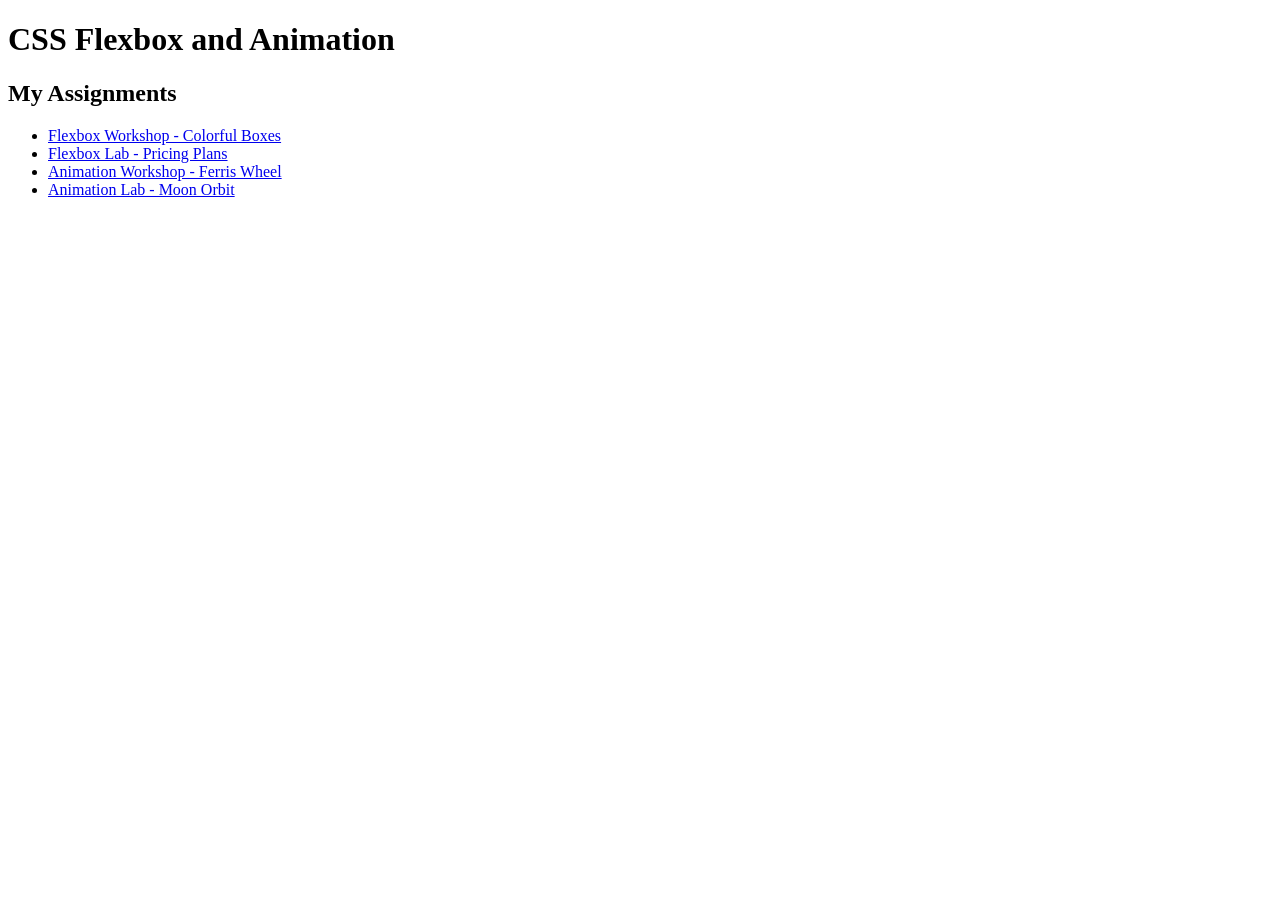
<file: index.html>
<!DOCTYPE html>
<html lang="en">
<head>
    <meta charset="UTF-8">
    <meta name="viewport" content="width=device-width, initial-scale=1.0">
    <title>CSS Flexbox and Animation</title>
</head>
<body>
    <h1>CSS Flexbox and Animation</h1>

    <h2>My Assignments</h2>

    <ul>
        <li><a href="flexbox-workshop/">Flexbox Workshop - Colorful Boxes</a></li>
        <li><a href="flexbox-lab/">Flexbox Lab - Pricing Plans</a></li>
        <li><a href="animation-workshop/">Animation Workshop - Ferris Wheel</a></li>
        <li><a href="animation-lab/">Animation Lab - Moon Orbit</a></li>
    </ul>
</body>
</html>
</file>
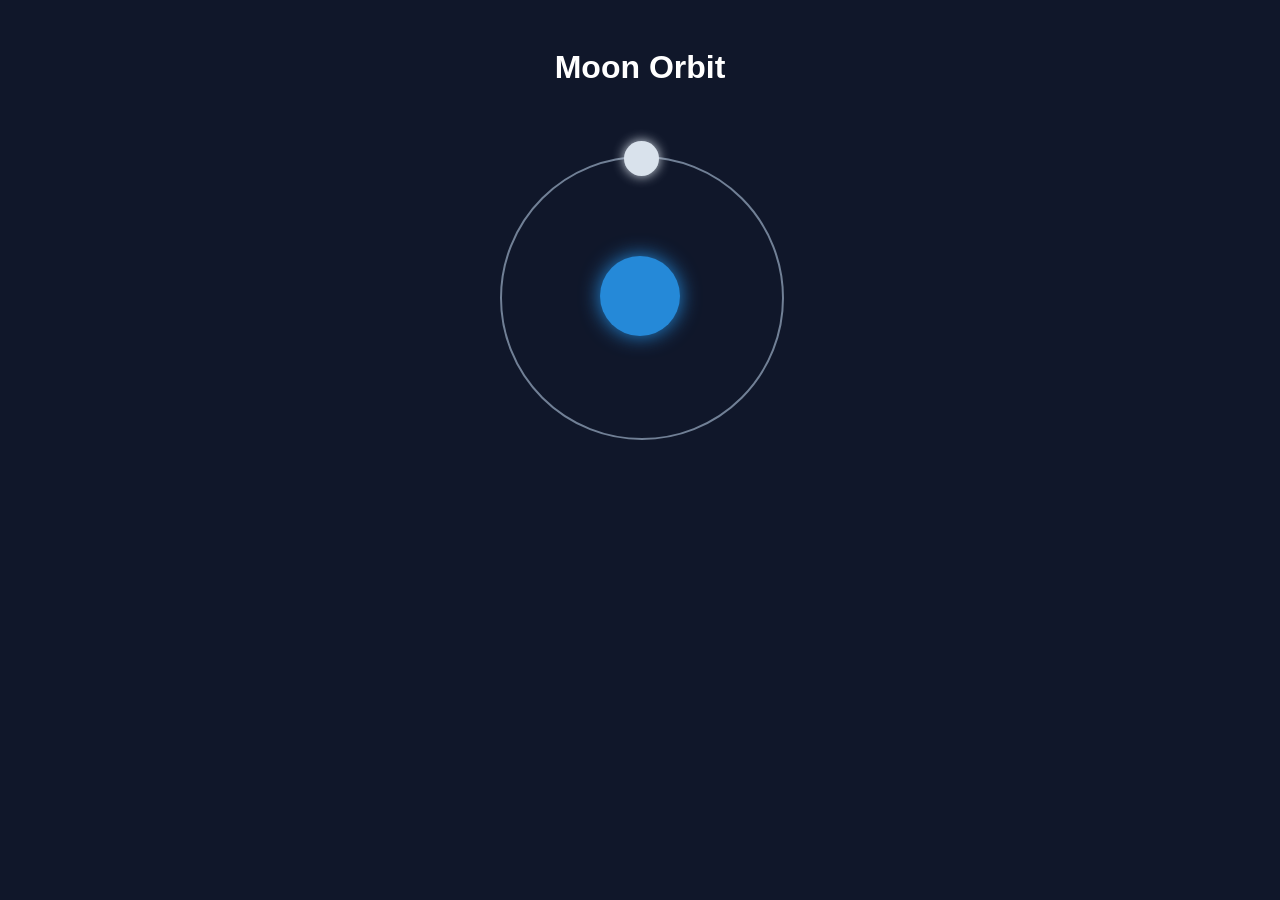
<file: animation-lab/index.html>
<!DOCTYPE html>
<html lang="en">
<head>
    <meta charset="UTF-8">
    <meta name="viewport" content="width=device-width, initial-scale=1.0">
    <title>Moon Orbit</title>
    <link rel="stylesheet" href="style.css">
</head>
<body>

    <h1>Moon Orbit</h1>

    <div class="space">
        <div class="earth"></div>

        <div class="orbit">
            <div class="moon"></div>
        </div>
    </div>

</body>
</html>
</file>
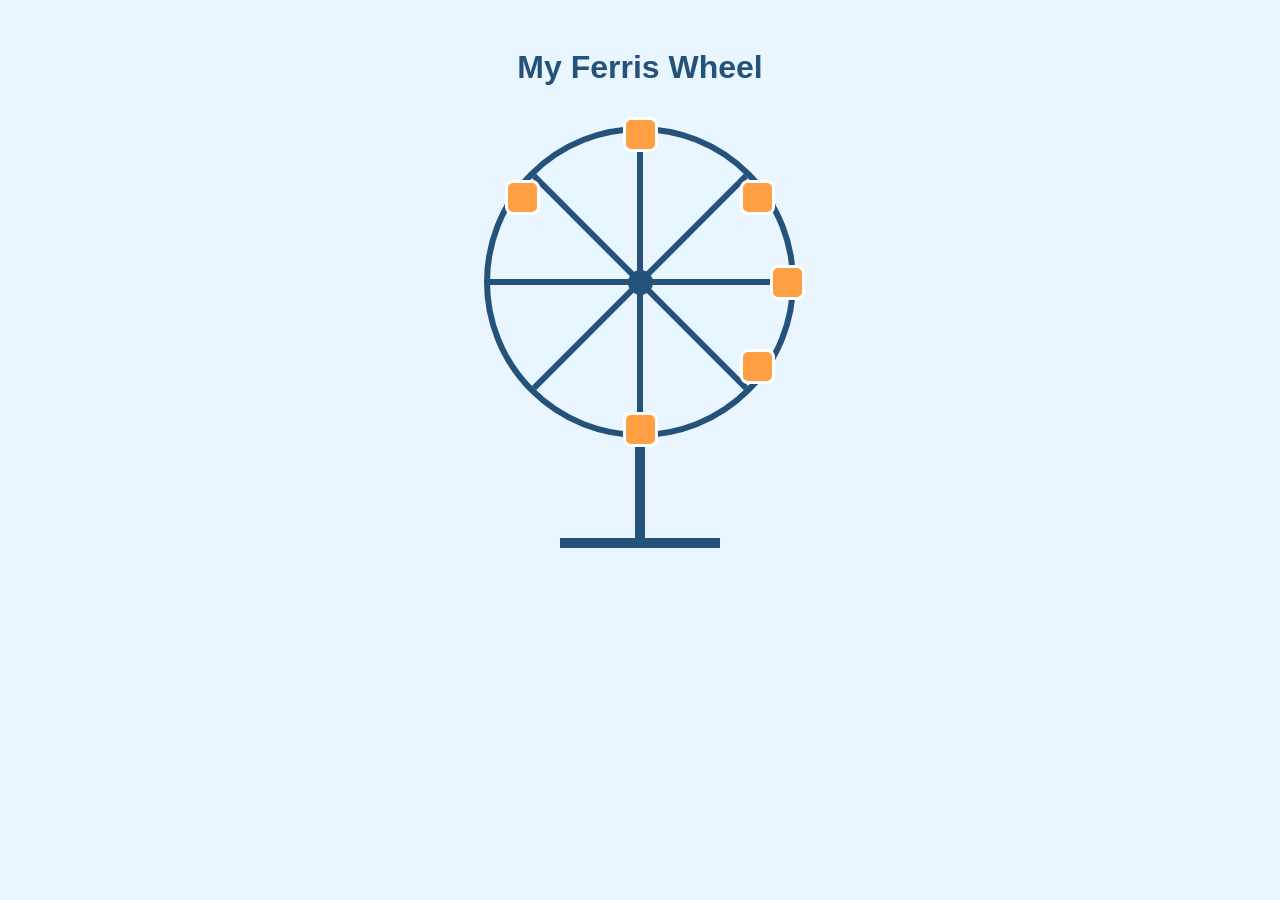
<file: animation-workshop/index.html>
<!DOCTYPE html>
<html lang="en">
<head>
    <meta charset="UTF-8">
    <meta name="viewport" content="width=device-width, initial-scale=1.0">
    <title>Animated Ferris Wheel</title>
    <link rel="stylesheet" href="style.css">
</head>
<body>

    <h1>My Ferris Wheel</h1>

    <div class="wheel">
        <div class="line line1"></div>
        <div class="line line2"></div>
        <div class="line line3"></div>
        <div class="line line4"></div>

        <div class="cabin cabin1"></div>
        <div class="cabin cabin2"></div>
        <div class="cabin cabin3"></div>
        <div class="cabin cabin4"></div>
        <div class="cabin cabin5"></div>
        <div class="cabin cabin6"></div>

        <div class="center"></div>
    </div>

    <div class="stand"></div>
    <div class="base"></div>

</body>
</html>
</file>
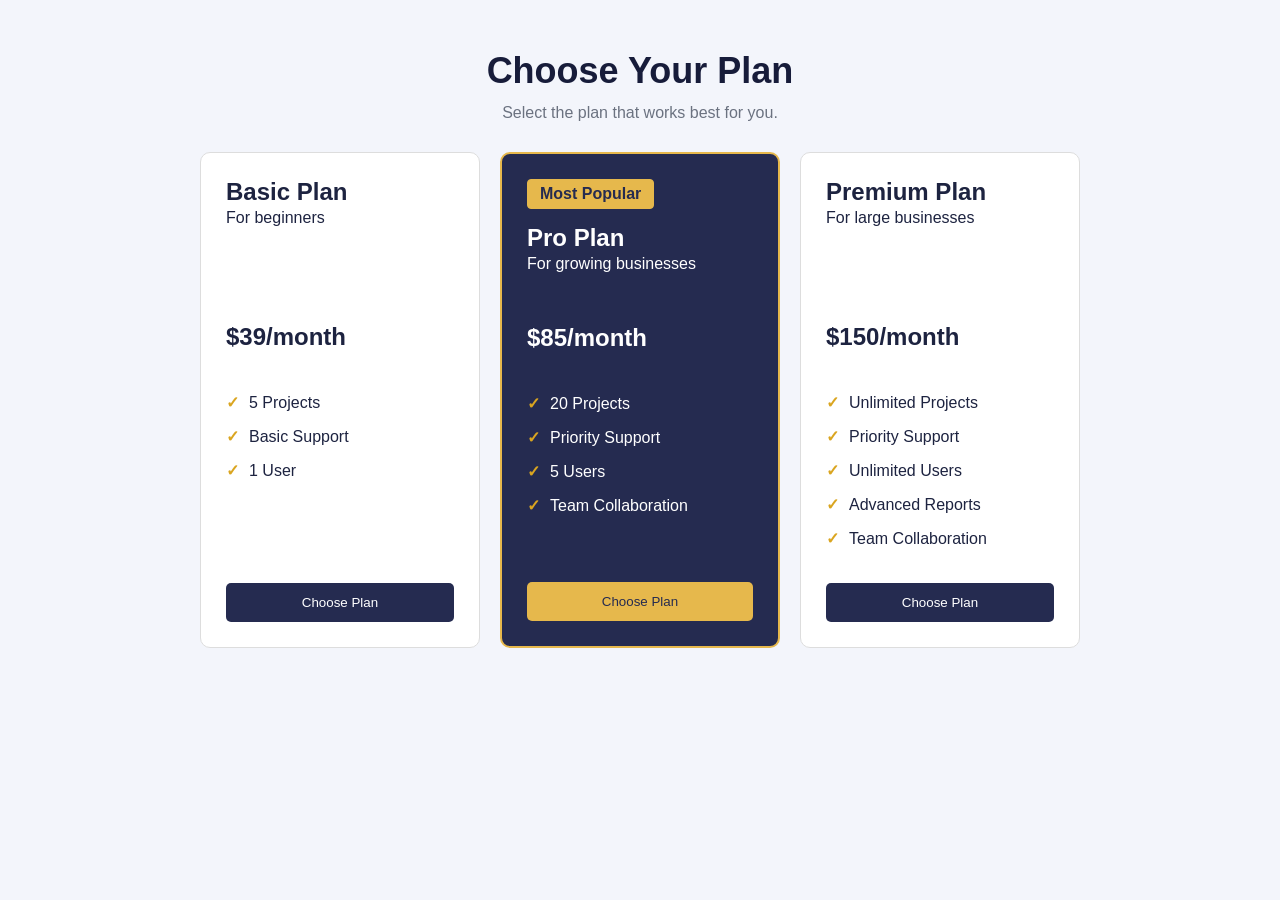
<file: flexbox-lab/index.html>
<!DOCTYPE html>
<html lang="en">
<head>
    <meta charset="UTF-8">
    <meta name="viewport" content="width=device-width, initial-scale=1.0">
    <title>Pricing Table</title>
    <link rel="stylesheet" href="style.css">
</head>
<body>

    <h1>Choose Your Plan</h1>
    <p>Select the plan that works best for you.</p>

    <div class="products">

        <!-- Basic Plan -->
        <div class="product">
            <div class="header">
                <h2>Basic Plan</h2>
                <p>For beginners</p>
            </div>

            <div class="price">
                <h2>$39/month</h2>
            </div>

            <div class="features">
                <ul>
                    <li>5 Projects</li>
                    <li>Basic Support</li>
                    <li>1 User</li>
                </ul>
            </div>

            <button>Choose Plan</button>
        </div>


        <!-- Pro Plan -->
        <div class="product popular">
            <div class="header">
                <p>Most Popular</p>
                <h2>Pro Plan</h2>
                <p>For growing businesses</p>
            </div>

            <div class="price">
                <h2>$85/month</h2>
            </div>

            <div class="features">
                <ul>
                    <li>20 Projects</li>
                    <li>Priority Support</li>
                    <li>5 Users</li>
                    <li>Team Collaboration</li>
                </ul>
            </div>

            <button>Choose Plan</button>
        </div>


        <!-- Premium Plan -->
        <div class="product">
            <div class="header">
                <h2>Premium Plan</h2>
                <p>For large businesses</p>
            </div>

            <div class="price">
                <h2>$150/month</h2>
            </div>

            <div class="features">
                <ul>
                    <li>Unlimited Projects</li>
                    <li>Priority Support</li>
                    <li>Unlimited Users</li>
                    <li>Advanced Reports</li>
                    <li>Team Collaboration</li>
                </ul>
            </div>

            <button>Choose Plan</button>
        </div>

    </div>

</body>
</html>
</file>
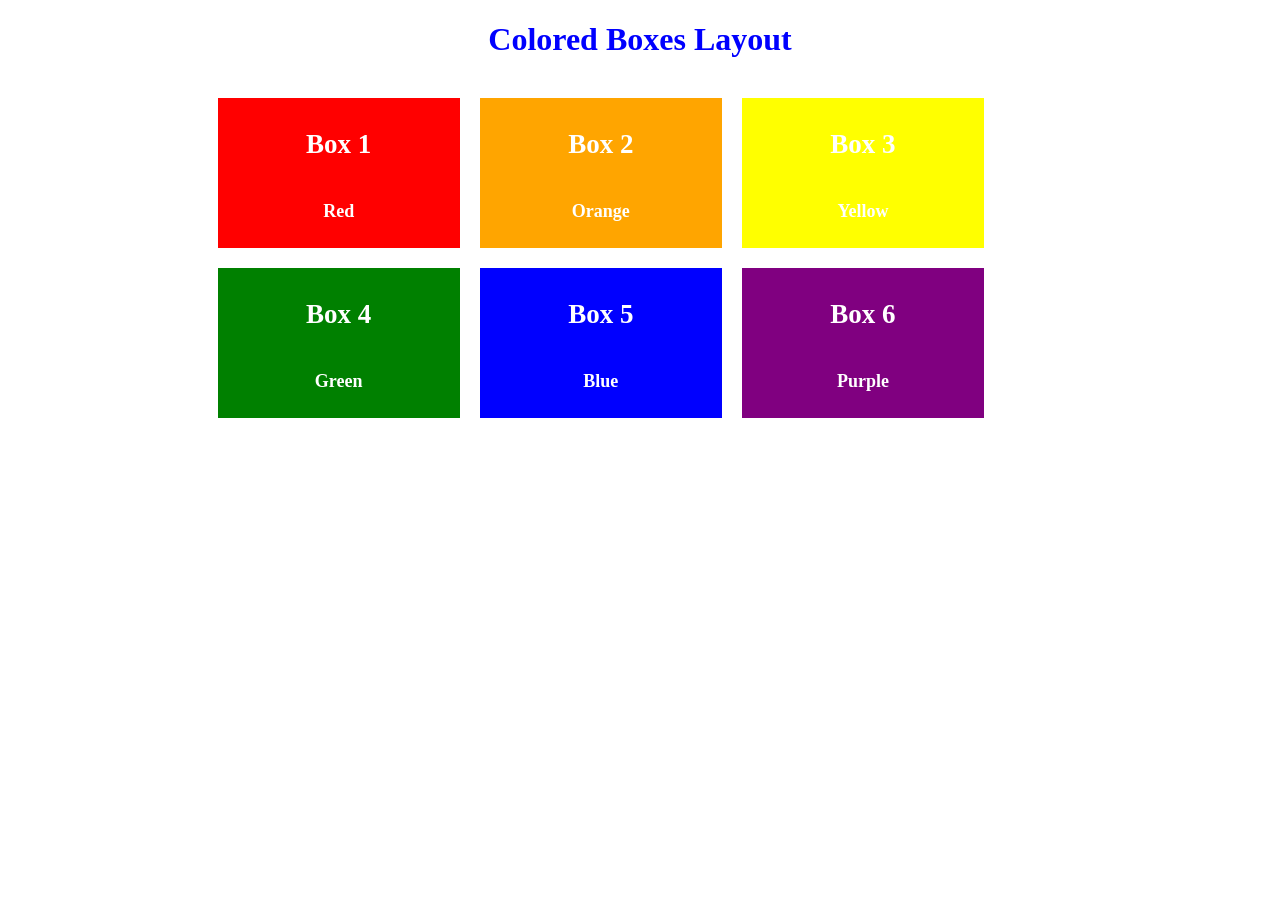
<file: flexbox-workshop/index.html>
<!DOCTYPE html>
<html lang="en">
<head>
  <meta charset="UTF-8" />
  <meta name="viewport" content="width=device-width, initial-scale=1.0" />
  <title>Colored Boxes</title>
  <link rel="stylesheet" href="style.css" />
</head>
<body>
  <header>
    <h1>Colored Boxes Layout</h1>
  </header>
  <div class="flex-container">
    <div class="box box1">
      <h2>Box 1</h2>
      <p>Red</p>
    </div>
    <div class="box box2">
      <h2>Box 2</h2>
      <p>Orange</p>
    </div>
    <div class="box box3">
      <h2>Box 3</h2>
      <p>Yellow</p>
    </div>
    <div class="box box4">
      <h2>Box 4</h2>
      <p>Green</p>
    </div>
    <div class="box box5">
      <h2>Box 5</h2>
      <p>Blue</p>
    </div>
    <div class="box box6">
      <h2>Box 6</h2>
      <p>Purple</p>
    </div>
  </div>
</body>
</html>
</file>
<file: animation-lab/style.css>
body {
    font-family: Arial, sans-serif;
    background-color: #10172a;
    color: white;
    text-align: center;
    padding-top: 20px;
}

h1 {
    color: #ffffff;
}

.space {
    width: 320px;
    height: 320px;
    position: relative;
    margin: 50px auto;
}

.earth {
    width: 80px;
    height: 80px;
    background-color: #2589d8;
    border-radius: 50%;
    position: absolute;
    top: 120px;
    left: 120px;
    box-shadow: 0 0 20px #2589d8;
}

.orbit {
    width: 280px;
    height: 280px;
    border: 2px solid #718096;
    border-radius: 50%;
    position: absolute;
    top: 20px;
    left: 20px;
    animation: orbit 8s linear infinite;
}

.moon {
    width: 35px;
    height: 35px;
    background-color: #d9e2ec;
    border-radius: 50%;
    position: absolute;
    top: -17px;
    left: 122px;
    box-shadow: 0 0 12px #d9e2ec;
}

@keyframes orbit {
    from {
        transform: rotate(0deg);
    }

    to {
        transform: rotate(360deg);
    }
}
</file>
<file: animation-workshop/style.css>
body {
    font-family: Arial, sans-serif;
    background-color: #eaf6ff;
    text-align: center;
    padding-top: 20px;
}

h1 {
    color: #24527a;
}

.wheel {
    width: 300px;
    height: 300px;
    border: 6px solid #24527a;
    border-radius: 50%;
    position: relative;
    margin: 40px auto 0;
    animation: spin 10s linear infinite;
}

.line {
    width: 6px;
    height: 100%;
    background-color: #24527a;
    position: absolute;
    top: 0;
    left: 50%;
    transform: translateX(-50%);
}

.line2 {
    transform: translateX(-50%) rotate(45deg);
}

.line3 {
    transform: translateX(-50%) rotate(90deg);
}

.line4 {
    transform: translateX(-50%) rotate(135deg);
}

.cabin {
    width: 35px;
    height: 35px;
    background-color: #ff9f43;
    border: 3px solid white;
    border-radius: 8px;
    position: absolute;
    box-sizing: border-box;
}

.cabin1 {
    top: -15px;
    left: calc(50% - 17px);
}

.cabin2 {
    top: 16%;
    right: 5%;
}

.cabin3 {
    top: calc(50% - 17px);
    right: -15px;
}

.cabin4 {
    bottom: 16%;
    right: 5%;
}

.cabin5 {
    bottom: -15px;
    left: calc(50% - 17px);
}

.cabin6 {
    top: 16%;
    left: 5%;
}

.center {
    width: 25px;
    height: 25px;
    background-color: #24527a;
    border-radius: 50%;
    position: absolute;
    top: calc(50% - 12.5px);
    left: calc(50% - 12.5px);
}

.stand {
    width: 10px;
    height: 100px;
    background-color: #24527a;
    margin: auto;
}

.base {
    width: 160px;
    height: 10px;
    background-color: #24527a;
    margin: auto;
}

@keyframes spin {
    from {
        transform: rotate(0deg);
    }

    to {
        transform: rotate(360deg);
    }
}
</file>
<file: flexbox-lab/style.css>
* {
    margin: 0;
    padding: 0;
    box-sizing: border-box;
}

body {
    font-family: Arial, sans-serif;
    background-color: #f3f5fb;
    color: #1d2340;
    padding: 50px 20px;
}


body > h1 {
    text-align: center;
    font-size: 36px;
    margin-bottom: 12px;
    color: #171c3a;
}

body > p {
    text-align: center;
    color: #6b7280;
    margin-bottom: 30px;
    font-size: 16px;
}

.products {
    display: flex;
    justify-content: center;
    align-items: stretch;
    gap: 20px;
}

.product {
    background-color: white;
    padding: 25px;
    width: 280px;
    border: 1px solid #ddd;
    border-radius: 10px;
    display: flex;
    flex-direction: column;
}

.header {
    min-height: 145px;
    display: flex;
    flex-direction: column;
    align-items: flex-start;
}

.header p {
    margin-top: 0;
    margin-bottom: 15px;
    line-height: 1.5;
}


.price {
    min-height: 70px;

}

.features {
    flex-grow: 1;
    text-align: left;
}

.features ul {
    list-style: none;
}

.features li {
    margin-bottom: 15px;
}

.features li::before {
    content: "✓";
    color: goldenrod;
    font-weight: bold;
    margin-right: 10px;
}

button {
    padding: 12px;
    background-color: #252b50;
    color: white;
    border: none;
    border-radius: 5px;
    cursor: pointer;
    margin-top: 20px;
}

button:hover {
    background-color: #16856b;
    color: white;
}

.popular {
    background-color: #252b50;
    color: white;
    border: 2px solid #e6b84c;
}

.popular .header p:first-of-type {
    display: inline-block;
    background-color: #e6b84c;
    color: #252b50;
    padding: 2px 12px;
    border: 1px solid #e6b84c;
    border-radius: 4px;
    font-weight: bold;
    margin-top: 0;
    margin-bottom: 15px;
}
.popular button {
    background-color: #e6b84c;
    color: #252b50;
}

.popular button:hover {
    background-color: white;
    color: #252b50;
}

.product:hover {
    transform: translateY(-5px);
}

.product:focus-within {
    outline: 3px solid #e6b84c;
}

@media (max-width: 700px) {
    .products {
        flex-direction: column;
        align-items: center;
    }
}
</file>
<file: flexbox-workshop/style.css>
h1 {
  text-align: center;
  margin-bottom: 10px;
  color:blue;
}

.box {
  width: 28%;
  height: 150px;
  color: white;
  display: flex;
  flex-direction: column;
  align-items: center;
  justify-content: center;
  margin: 10px;
  font-weight: bold;
  font-size: 1.125rem;
  box-sizing: border-box;
}

.flex-container {
  display: flex;
  width: 70%;
  min-height: 600px;
  padding: 10px;
  margin: 20px auto;
  flex-wrap: wrap;
  justify-content: flex-start;
  align-content: flex-start;
  box-sizing: border-box;
}

.box1 {
  background: red;
  order: 1;
}

.box2 {
  background: orange;
  order: 2;
}

.box3 {
  background: yellow;
  order: 3;
}

.box4 {
  background: green;
  order: 4;
}

.box5 {
  background:blue;
  order: 5;
}

.box6 {
  background: purple;
  order: 6;
}
</file>
